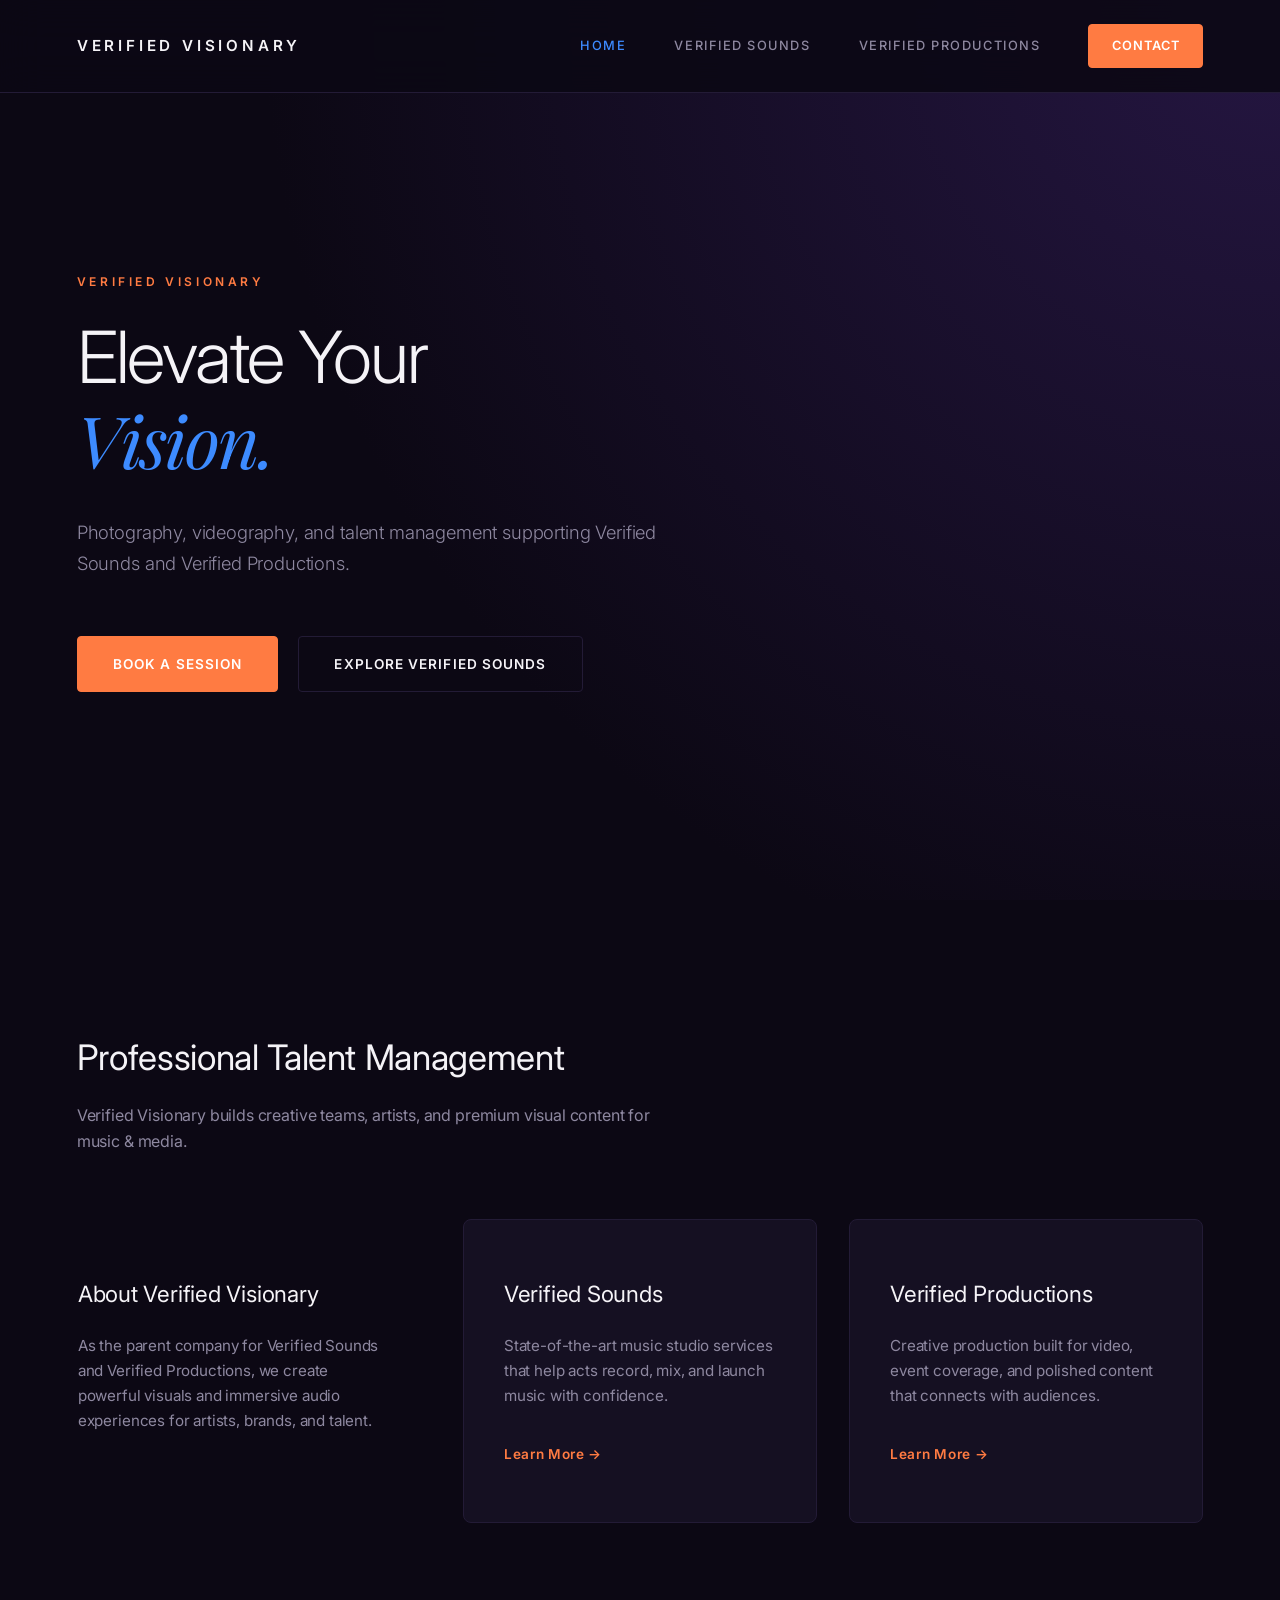
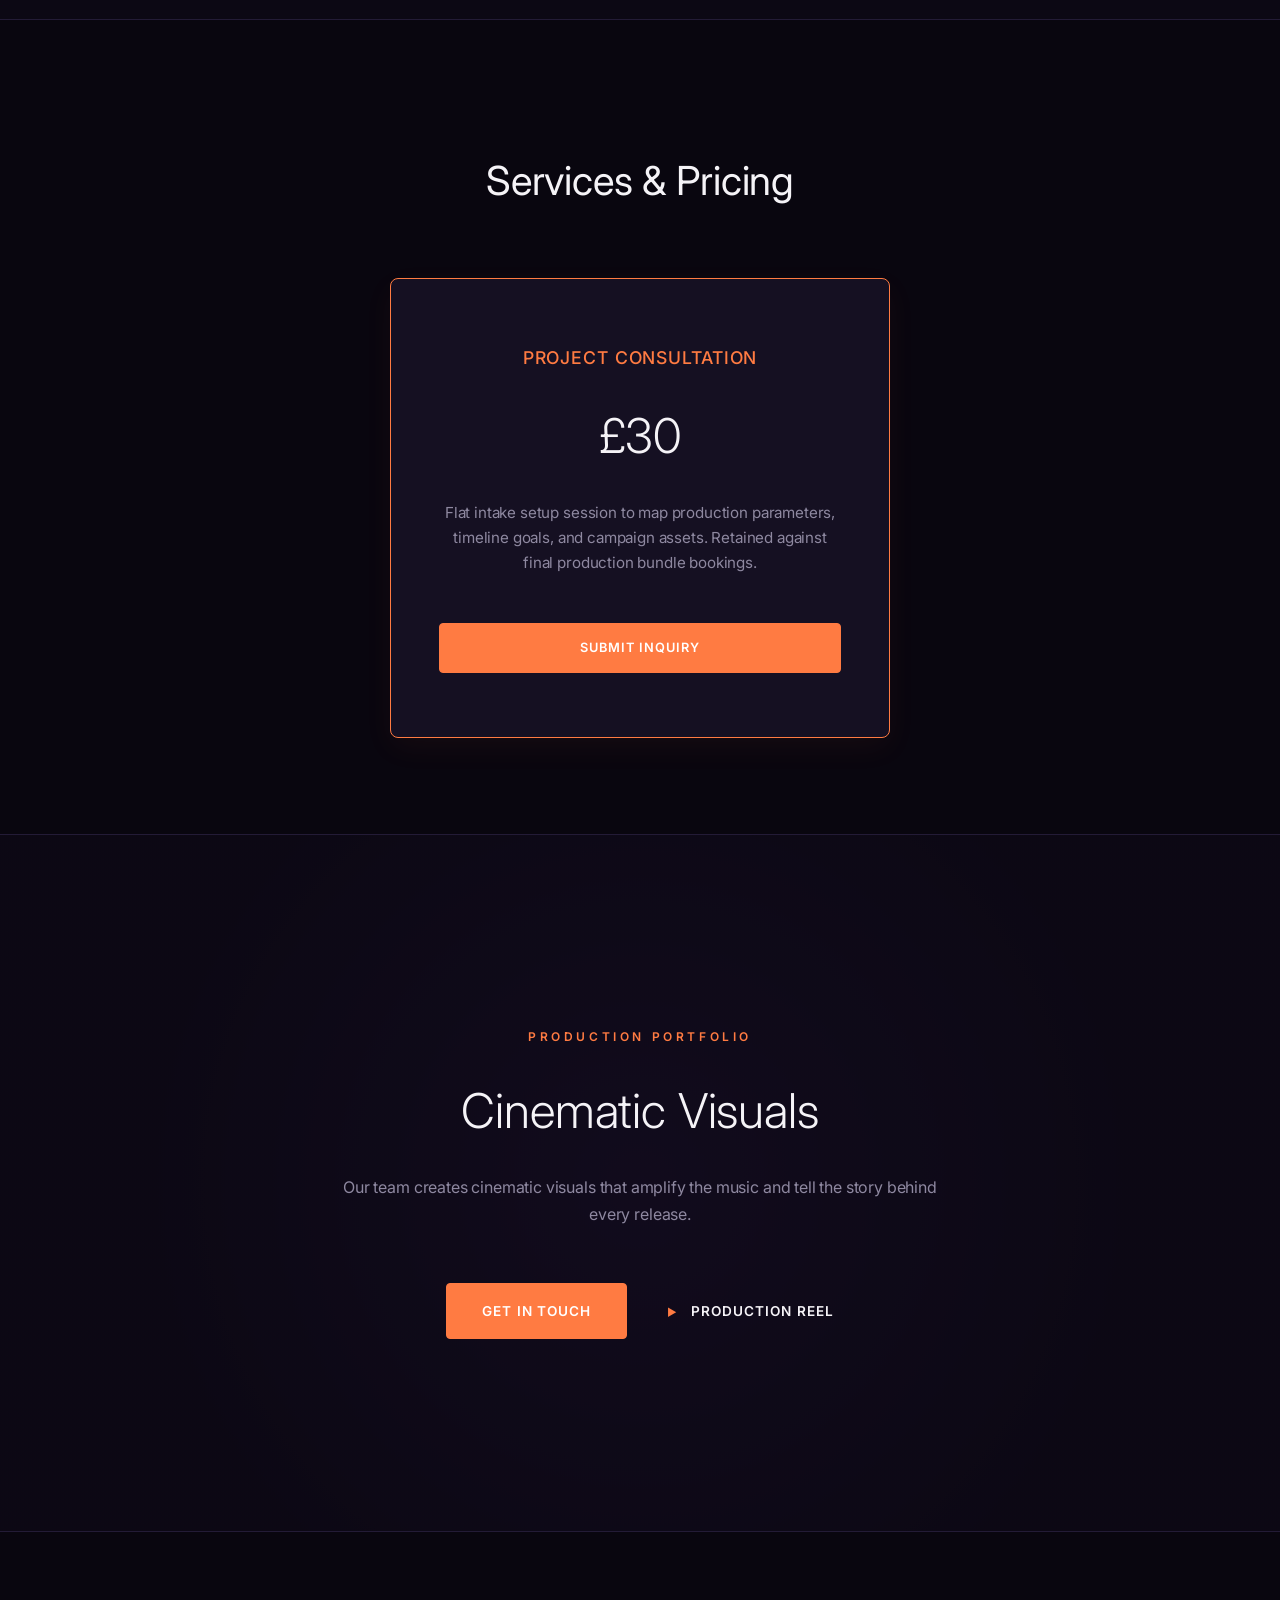
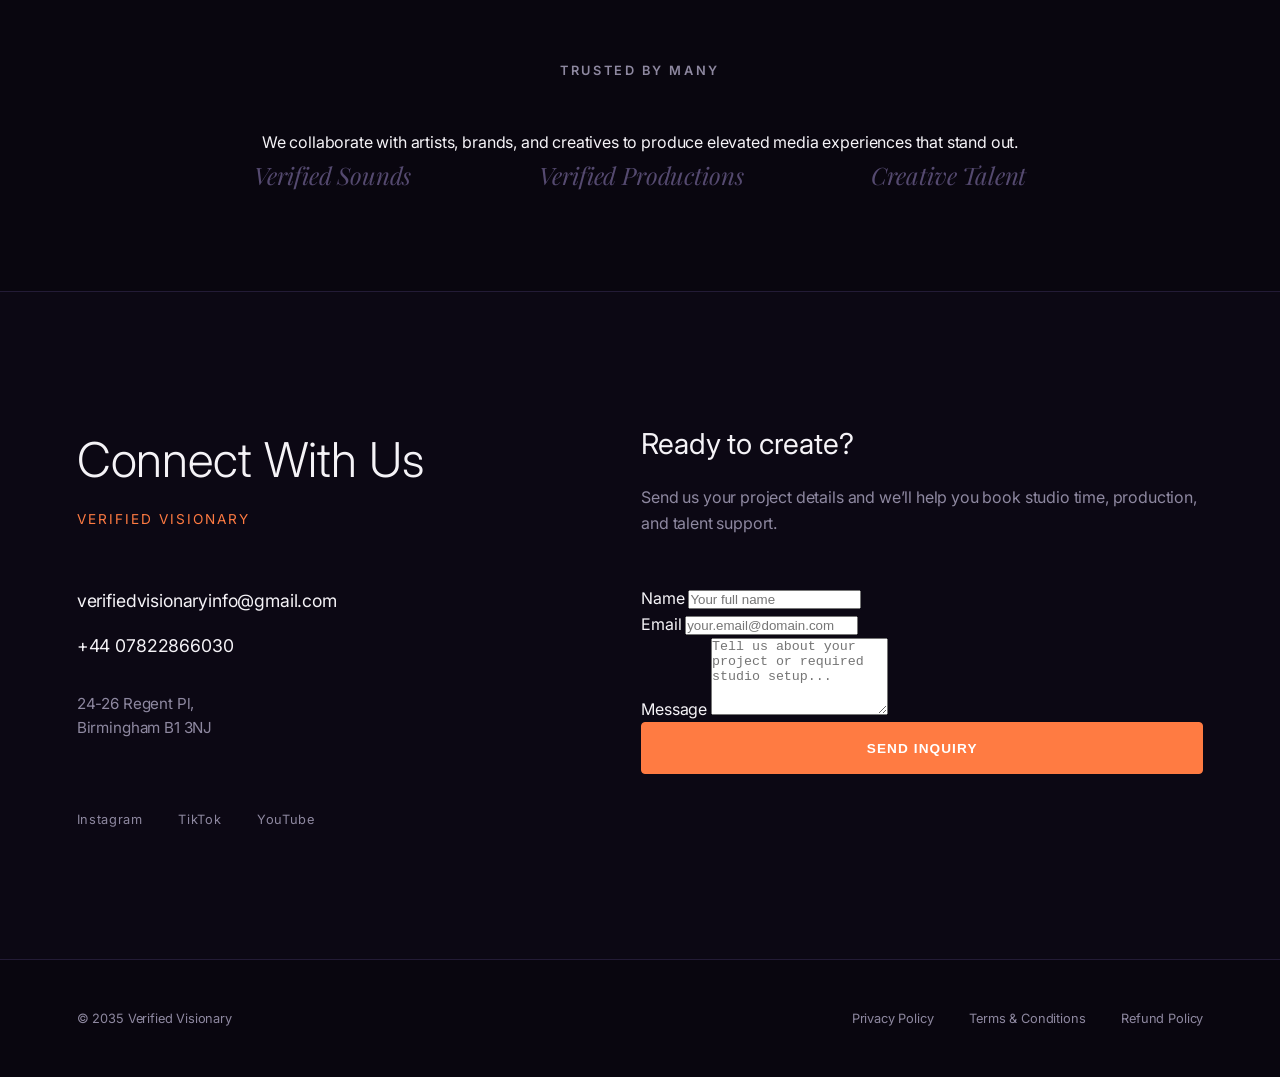
<file: index.html>
<!DOCTYPE html>
<html lang="en">
<head>
    <meta charset="UTF-8">
    <meta name="viewport" content="width=device-width, initial-scale=1.0">
    <title>Verified Visionary | Home</title>
    <link rel="stylesheet" href="style.css">
    <!-- Premium Font Families -->
    <link rel="preconnect" href="https://fonts.googleapis.com">
    <link rel="preconnect" href="https://fonts.gstatic.com" crossorigin>
    <link href="https://fonts.googleapis.com/css2?family=Inter:wght@300;400;500;600&family=Playfair+Display:ital,wght@0,400;0,600;1,400&display=swap" rel="stylesheet">
</head>
<body>

    <!-- 1. NAVIGATION HEADER -->
    <header class="vv-header">
        <a href="index.html" class="vv-logo">VERIFIED VISIONARY</a>
        <nav class="vv-nav">
            <a href="index.html" class="active">Home</a>
            <a href="verifiedsounds.html">Verified Sounds</a>
            <a href="verifiedproductions.html">Verified Productions</a>
            <a href="#contact" class="btn-cta">Contact</a>
        </nav>
    </header>

    <!-- 2. CINEMATIC HERO SECTION -->
    <section class="vv-hero-section">
        <div class="hero-container">
            <span class="vv-badge">VERIFIED VISIONARY</span>
            <h1 class="hero-title">Elevate Your <br><span class="serif-italic">Vision.</span></h1>
            <p class="section-subtitle">Photography, videography, and talent management supporting Verified Sounds and Verified Productions.</p>
            <div class="hero-actions">
                <a href="#contact" class="btn-primary">Book a Session</a>
                <a href="verifiedsounds.html" class="btn-secondary">Explore Verified Sounds</a>
            </div>
        </div>
    </section>

    <!-- 3. BRAND ECOSYSTEM OVERVIEW -->
    <section class="vv-brand-intro">
        <div class="section-container">
            <div class="intro-header">
                <h2>Professional Talent Management</h2>
                <p>Verified Visionary builds creative teams, artists, and premium visual content for music & media.</p>
            </div>
            
            <div class="brand-cards-grid">
                <!-- Parent Identity -->
                <div class="brand-card main-hub">
                    <h3>About Verified Visionary</h3>
                    <p>As the parent company for Verified Sounds and Verified Productions, we create powerful visuals and immersive audio experiences for artists, brands, and talent.</p>
                </div>
                <!-- Sounds Segment -->
                <div class="brand-card">
                    <h3>Verified Sounds</h3>
                    <p>State-of-the-art music studio services that help acts record, mix, and launch music with confidence.</p>
                    <a href="portfolio.html" class="text-link">Learn More &rarr;</a>
                </div>
                <!-- Productions Segment -->
                <div class="brand-card">
                    <h3>Verified Productions</h3>
                    <p>Creative production built for video, event coverage, and polished content that connects with audiences.</p>
                    <a href="services.html" class="text-link">Learn More &rarr;</a>
                </div>
            </div>
        </div>
    </section>

    <!-- 4. FLAT CONSULTATION PRICING MENU -->
    <section class="vv-services-section">
        <div class="section-container">
            <h2 class="center-title">Services & Pricing</h2>
            <div class="pricing-grid" style="display: flex; justify-content: center;">
                <!-- Unified Strategy Consultation Card -->
                <div class="price-card highlighted" style="max-width: 500px; width: 100%;">
                    <h4>Project Consultation</h4>
                    <div class="amount">£30</div>
                    <p>Flat intake setup session to map production parameters, timeline goals, and campaign assets. Retained against final production bundle bookings.</p>
                    <a href="#contact" class="btn-card-action">Submit Inquiry</a>
                </div>
            </div>
        </div>
    </section>

    <!-- Visual Showreel Callout -->
    <section class="vv-showreel-section">
        <span class="vv-badge">Production Portfolio</span>
        <h2>Cinematic Visuals</h2>
        <p>Our team creates cinematic visuals that amplify the music and tell the story behind every release.</p>
        <div class="showreel-actions">
            <a href="./index.html#contact" class="btn-primary">Get in Touch</a>
            <a href="#" class="btn-play"><span class="play-icon">▶</span> Production Reel</a>
        </div>
    </section>

    <!-- 6. TRUST FOOTPRINT -->
    <section class="vv-trust-strip">
        <div class="section-container">
            <h3>Trusted by Many</h3>
            <p>We collaborate with artists, brands, and creatives to produce elevated media experiences that stand out.</p>
            <div class="trust-pillars">
                <span>Verified Sounds</span>
                <span>Verified Productions</span>
                <span>Creative Talent</span>
            </div>
        </div>
    </section>

    <!-- 7. CONTACT PLATFORM & FORM -->
    <section id="contact" class="vv-contact-section">
        <div class="contact-container">
            <div class="contact-meta">
                <h2>Connect With Us</h2>
                <p class="brand-subtext">Verified Visionary</p>
                <div class="meta-details">
                    <p><a href="mailto:verifiedvisionaryinfo@gmail.com">verifiedvisionaryinfo@gmail.com</a></p>
                    <p><a href="tel:+447822866030">+44 07822866030</a></p>
                    <p class="address">24-26 Regent Pl,<br>Birmingham B1 3NJ</p>
                </div>
               
                <div class="social-channels">
                    <a href="https://www.instagram.com/verifiedvisionary" target="_blank" rel="noopener noreferrer">Instagram</a>
                    <a href="https://www.tiktok.com/@verifiedvisionary?_r=1&_t=ZN-97WSDnv1A94" target="_blank" rel="noopener noreferrer">TikTok</a>
                    <a href="https://youtube.com/@theverifiedhq?si=wNM0OSSIGO5YE8xq" target="_blank" rel="noopener noreferrer">YouTube</a>
                </div>
            </div>
            
            <div class="contact-form-wrapper">
                <h3>Ready to create?</h3>
                <p>Send us your project details and we’ll help you book studio time, production, and talent support.</p>
                
                <!-- Clean Native HTML Submission Endpoint -->
                <form action="https://formspree.io/f/xlgybjay" method="POST">
                    <div class="form-group">
                        <label for="name">Name</label>
                        <input type="text" id="name" name="name" required placeholder="Your full name">
                    </div>
                    <div class="form-group">
                        <label for="email">Email</label>
                        <input type="email" id="email" name="email" required placeholder="your.email@domain.com">
                    </div>
                    <div class="form-group">
                        <label for="message">Message</label>
                        <textarea id="message" name="message" rows="5" required placeholder="Tell us about your project or required studio setup..."></textarea>
                    </div>
                    <button type="submit" class="btn-submit">Send Inquiry</button>
                </form>
            </div>
        </div>
    </section>

    <!-- 8. CORPORATE FOOTER -->
    <footer class="vv-footer">
        <div class="footer-container">
            <p>&copy; 2035 Verified Visionary</p>
            <div class="footer-policies">
                <a href="#">Privacy Policy</a>
                <a href="#">Terms & Conditions</a>
                <a href="#">Refund Policy</a>
            </div>
        </div>
    </footer>

</body>
</html>
</file>
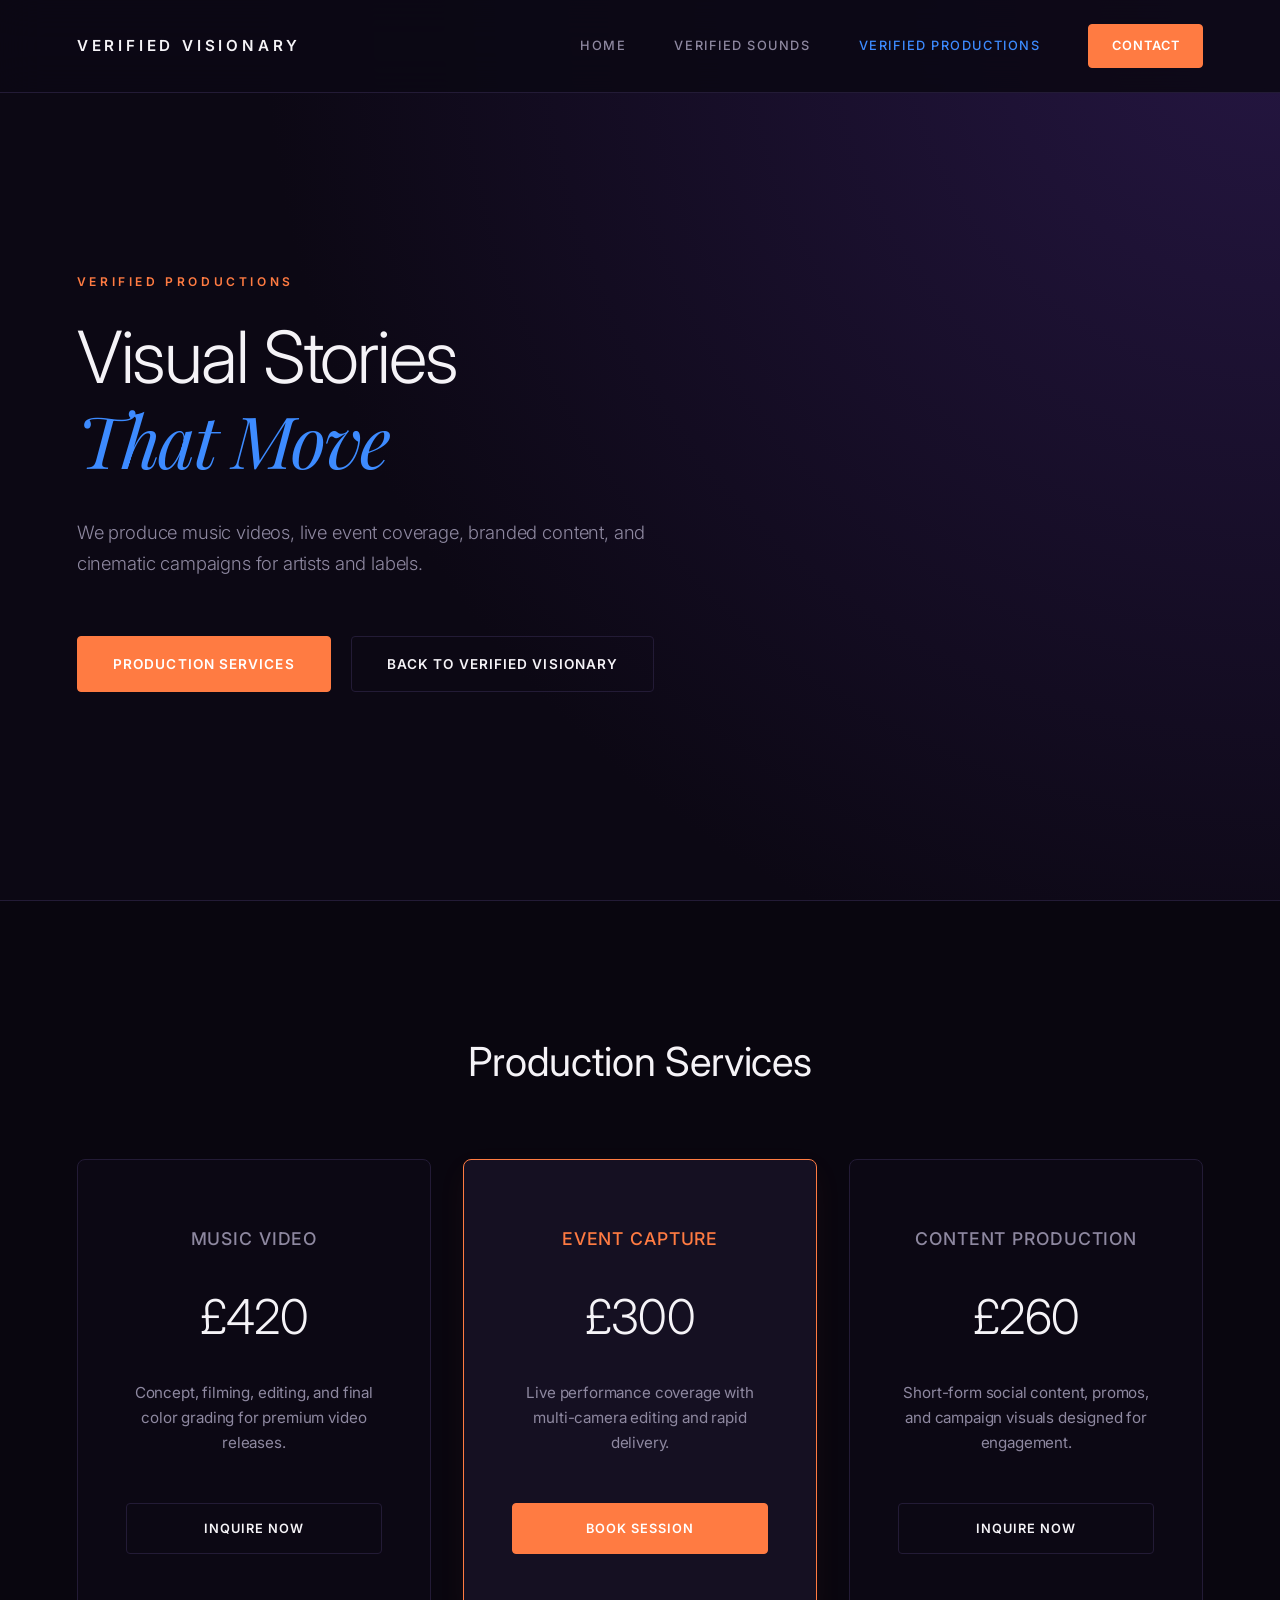
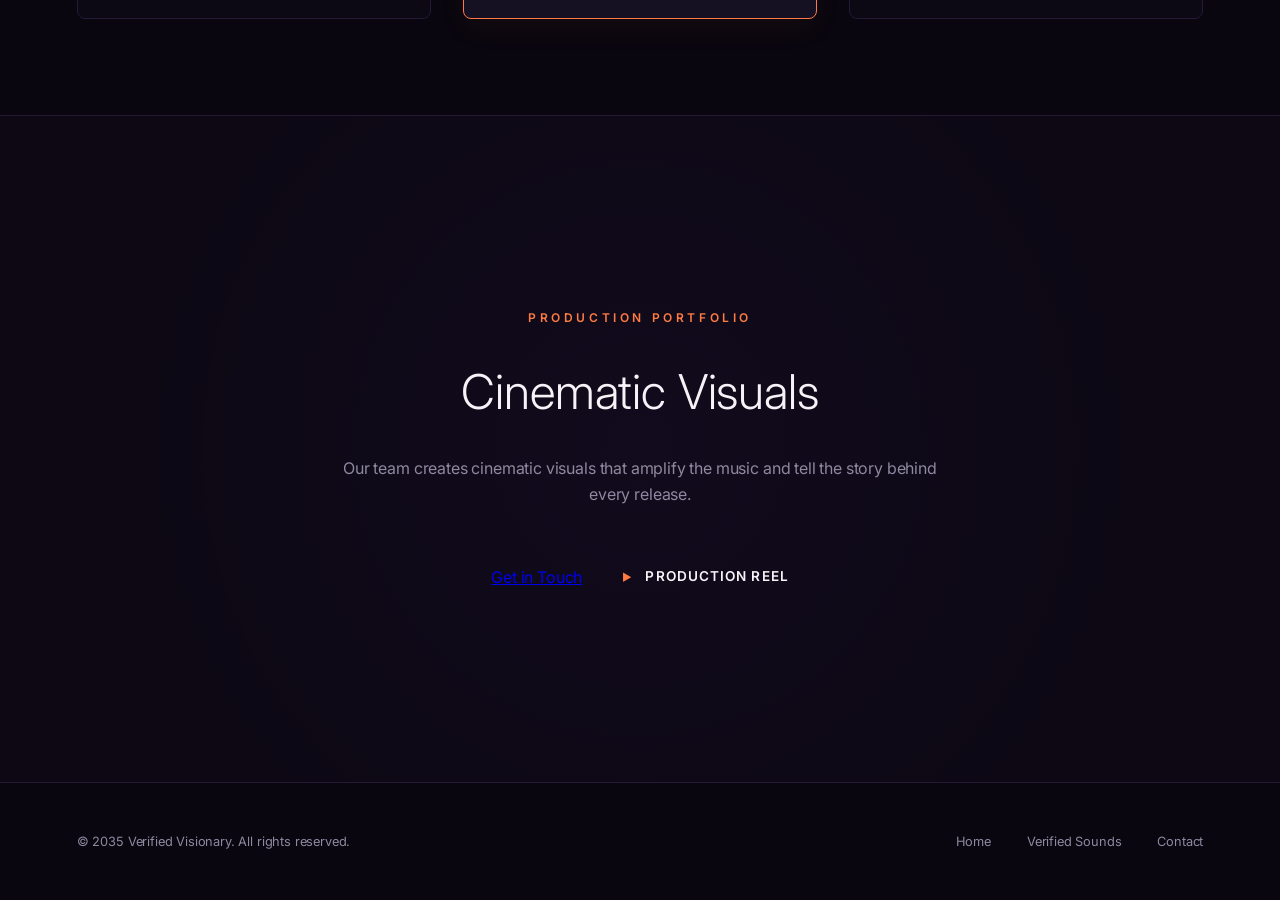
<file: verifiedproductions.html>
<!DOCTYPE html>
<html lang="en">
<head>
    <meta charset="UTF-8">
    <meta name="viewport" content="width=device-width, initial-scale=1.0">
    <title>Verified Productions | Visual Stories That Move</title>
    <link rel="stylesheet" href="style.css">
    <!-- Google Fonts for crisp typography -->
    <link rel="preconnect" href="https://fonts.googleapis.com">
    <link rel="preconnect" href="https://fonts.gstatic.com" crossorigin>
    <link href="https://fonts.googleapis.com/css2?family=Inter:wght@300;400;500;600&family=Playfair+Display:ital,wght@1,400&display=swap" rel="stylesheet">
</head>
<body>

    <!-- Fixed Header & Navigation -->
    <header class="vv-header">
        <a href="index.html" class="vv-logo">VERIFIED VISIONARY</a>
        <nav class="vv-nav">
            <a href="index.html">Home</a>
            <a href="verifiedsounds.html">Verified Sounds</a>
            <a href="verifiedproductions.html" class="active">Verified Productions</a>
            <a href="index.html#contact" class="btn-cta">Contact</a>
        </nav>
    </header>

    <!-- Cinematic Hero Block -->
    <section class="vv-hero-section">
        <div class="hero-container">
            <span class="vv-badge">Verified Productions</span>
            <h1 class="hero-title">Visual Stories <br><span class="serif-italic">That Move</span></h1>
            <p class="section-subtitle">We produce music videos, live event coverage, branded content, and cinematic campaigns for artists and labels.</p>
            <div class="hero-actions">
                <a href="#services" class="btn-primary">Production Services</a>
                <a href="index.html" class="btn-secondary">Back to Verified Visionary</a>
            </div>
        </div>
    </section>

    <!-- Services & Tiered Pricing Menu -->
    <section id="services" class="vv-services-section section-container">
        <h2 class="center-title">Production Services</h2>
        <div class="pricing-grid">
            
            <!-- Service Tier 1 -->
            <div class="price-card">
                <h4>Music Video</h4>
                <div class="amount">£420</div>
                <p>Concept, filming, editing, and final color grading for premium video releases.</p>
                <a href="index.html#contact" class="btn-card-action">Inquire Now</a>
            </div>

            <!-- Service Tier 2 (Highlighted) -->
            <div class="price-card highlighted">
                <h4>Event Capture</h4>
                <div class="amount">£300</div>
                <p>Live performance coverage with multi-camera editing and rapid delivery.</p>
                <a href="index.html#contact" class="btn-card-action">Book Session</a>
            </div>

            <!-- Service Tier 3 -->
            <div class="price-card">
                <h4>Content Production</h4>
                <div class="amount">£260</div>
                <p>Short-form social content, promos, and campaign visuals designed for engagement.</p>
                <a href="index.html#contact" class="btn-card-action">Inquire Now</a>
            </div>

        </div>
    </section>

    <!-- Visual Showreel Callout -->
    <section class="vv-showreel-section">
        <span class="vv-badge">Production Portfolio</span>
        <h2>Cinematic Visuals</h2>
        <p>Our team creates cinematic visuals that amplify the music and tell the story behind every release.</p>
        <div class="showreel-actions">
            <a href="index.html#contact" class="btn-cta">Get in Touch</a>
            <a href="#" class="btn-play"><span class="play-icon">▶</span> Production Reel</a>
        </div>
    </section>

    <!-- Minimal Corporate Footer -->
    <footer class="vv-footer">
        <div class="footer-container">
            <p>&copy; 2035 Verified Visionary. All rights reserved.</p>
            <div class="footer-policies">
                <a href="index.html">Home</a>
                <a href="verifiedsounds.html">Verified Sounds</a>
                <a href="index.html#contact">Contact</a>
            </div>
        </div>
    </footer>

</body>
</html>
</file>
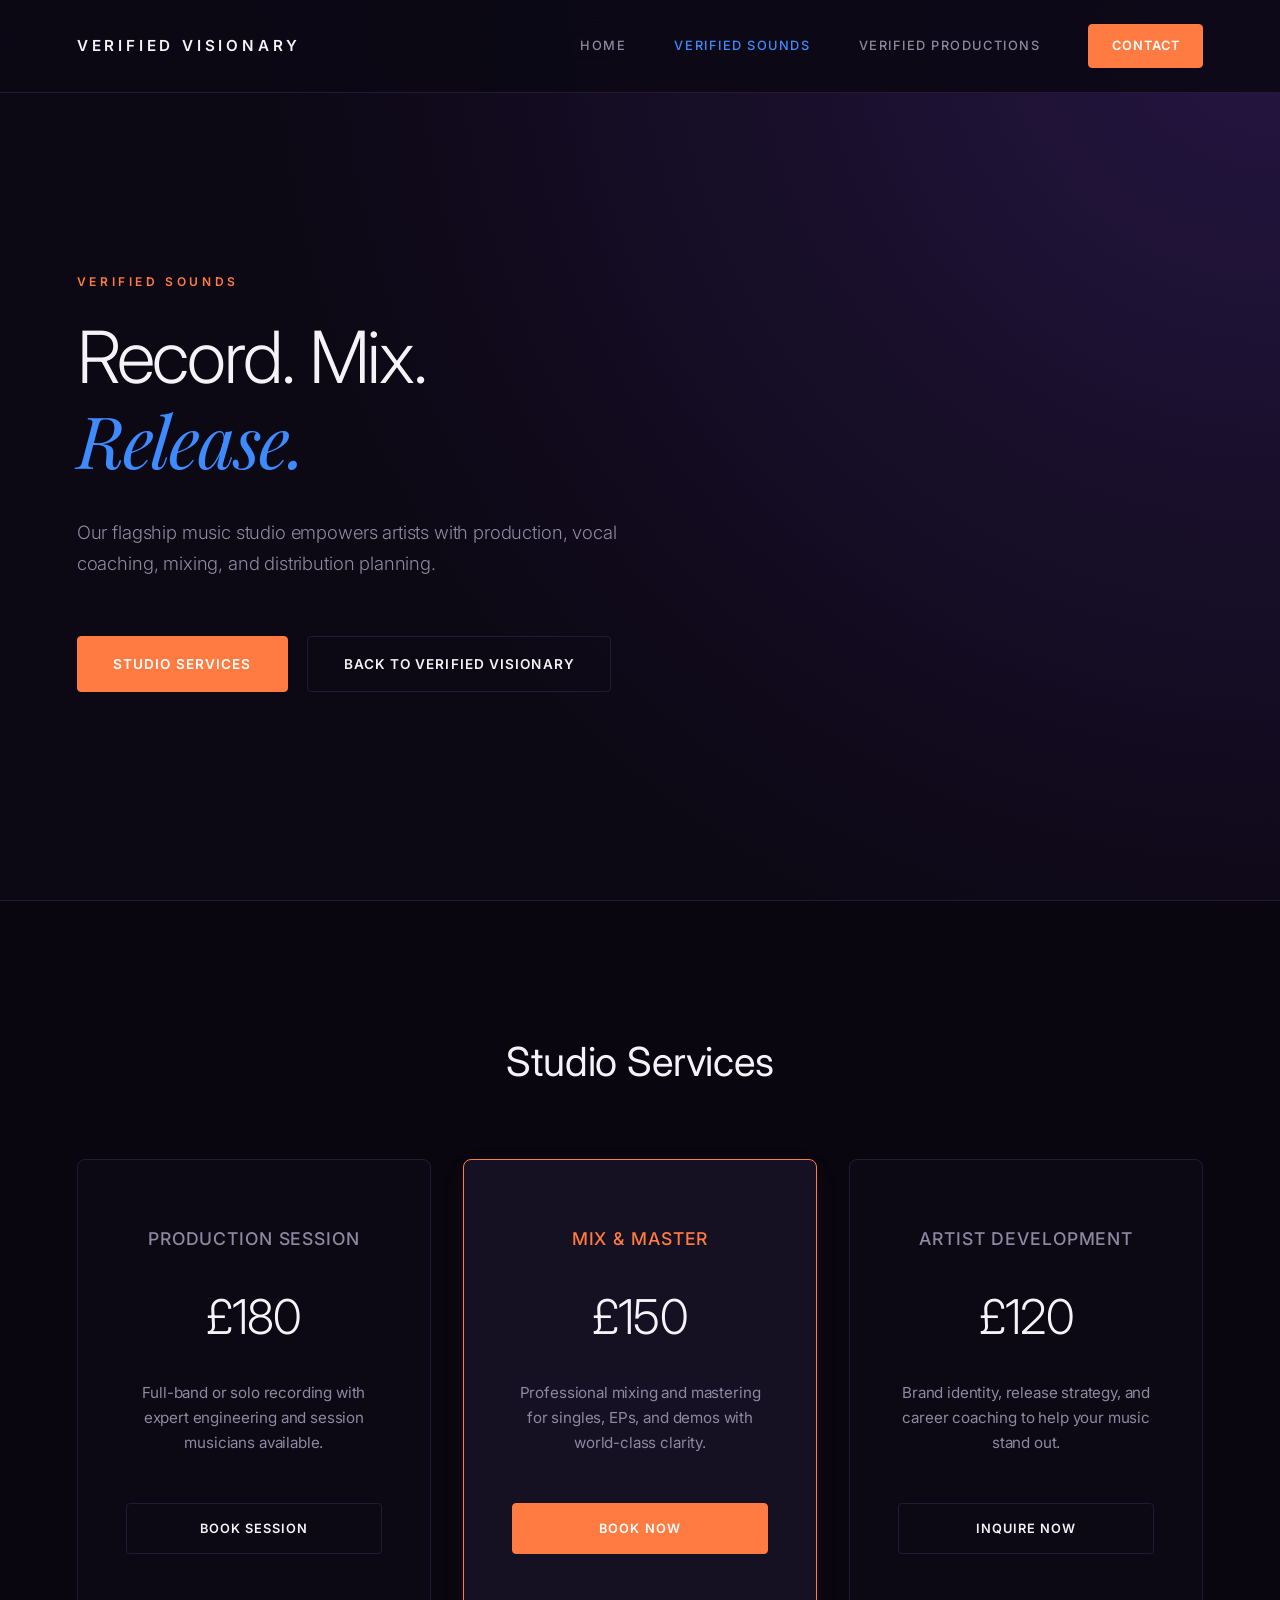
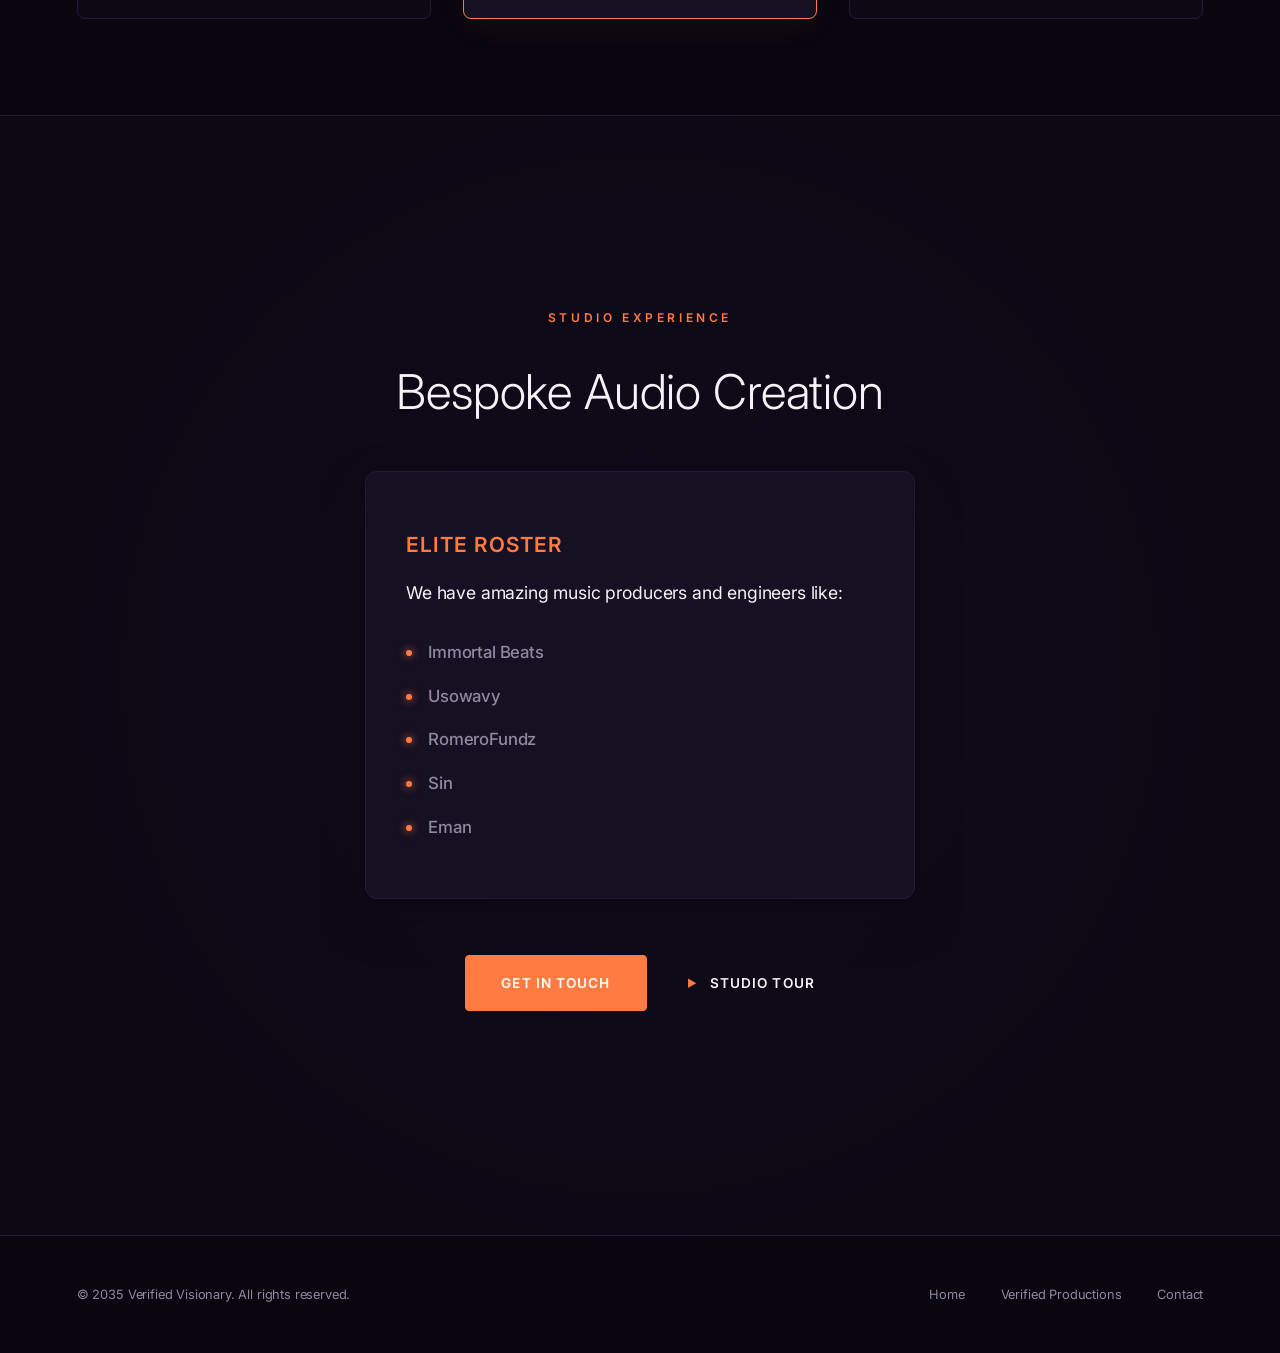
<file: verifiedsounds.html>
<!DOCTYPE html>
<html lang="en">
<head>
    <meta charset="UTF-8">
    <meta name="viewport" content="width=device-width, initial-scale=1.0">
    <title>Verified Sounds | Record. Mix. Release.</title>
    <link rel="stylesheet" href="style.css">
    <!-- Google Fonts for crisp typography -->
    <link rel="preconnect" href="https://fonts.googleapis.com">
    <link rel="preconnect" href="https://fonts.gstatic.com" crossorigin>
    <link href="https://fonts.googleapis.com/css2?family=Inter:wght@300;400;500;600&family=Playfair+Display:ital,wght@1,400&display=swap" rel="stylesheet">
</head>
<body>

    <!-- Fixed Header & Navigation -->
    <header class="vv-header">
        <a href="index.html" class="vv-logo">VERIFIED VISIONARY</a>
        <nav class="vv-nav">
            <a href="index.html">Home</a>
            <a href="verifiedsounds.html" class="active">Verified Sounds</a>
            <a href="verifiedproductions.html">Verified Productions</a>
            <a href="./index.html#contact" class="btn-cta">Contact</a>
        </nav>
    </header>

    <!-- Cinematic Hero Block -->
    <section class="vv-hero-section">
        <div class="hero-container">
            <span class="vv-badge">Verified Sounds</span>
            <h1 class="hero-title">Record. Mix. <br><span class="serif-italic">Release.</span></h1>
            <p class="section-subtitle">Our flagship music studio empowers artists with production, vocal coaching, mixing, and distribution planning.</p>
            <div class="hero-actions">
                <a href="#services" class="btn-primary">Studio Services</a>
                <a href="index.html" class="btn-secondary">Back to Verified Visionary</a>
            </div>
        </div>
    </section>

    <!-- Services & Tiered Pricing Menu -->
    <section id="services" class="vv-services-section section-container">
        <h2 class="center-title">Studio Services</h2>
        <div class="pricing-grid">
            
            <!-- Service Tier 1 -->
            <div class="price-card">
                <h4>Production Session</h4>
                <div class="amount">£180</div>
                <p>Full-band or solo recording with expert engineering and session musicians available.</p>
                <a href="./index.html#contact" class="btn-card-action">Book Session</a>
            </div>

            <!-- Service Tier 2 (Highlighted) -->
            <div class="price-card highlighted">
                <h4>Mix & Master</h4>
                <div class="amount">£150</div>
                <p>Professional mixing and mastering for singles, EPs, and demos with world-class clarity.</p>
                <a href="./index.html#contact" class="btn-card-action">Book Now</a>
            </div>

            <!-- Service Tier 3 -->
            <div class="price-card">
                <h4>Artist Development</h4>
                <div class="amount">£120</div>
                <p>Brand identity, release strategy, and career coaching to help your music stand out.</p>
                <a href="./index.html#contact" class="btn-card-action">Inquire Now</a>
            </div>

        </div>
    </section>

   <!-- Studio Experience - Responsive Roster Card Layout -->
    <section class="vv-showreel-section">
        <div class="section-container card-section-tweak">
            <span class="vv-badge">Studio Experience</span>
            <h2>Bespoke Audio Creation</h2>
            
            <!-- The Responsive Profile Card Component -->
            <div class="roster-profile-card">
                <div class="card-body-content">
                    <h3>Elite Roster</h3>
                    <p>We have amazing music producers and engineers like:</p>
                    
                    <ul class="roster-bullet-list">
                        <li>Immortal Beats</li>
                        <li>Usowavy</li>
                        <li>RomeroFundz</li>
                        <li>Sin</li>
                        <li>Eman</li>
                    </ul>
                </div>
            </div>

            <div class="showreel-actions">
                <a href="./index.html#contact" class="btn-primary">Get in Touch</a>
                <a href="#" class="btn-play"><span class="play-icon">▶</span> Studio Tour</a>
            </div>
        </div>
    </section>

    <!-- Minimal Corporate Footer -->
    <footer class="vv-footer">
        <div class="footer-container">
            <p>&copy; 2035 Verified Visionary. All rights reserved.</p>
            <div class="footer-policies">
                <a href="index.html">Home</a>
                <a href="verifiedproductions.html">Verified Productions</a>
                <a href="./index.html#contact">Contact</a>
            </div>
        </div>
    </footer>

</body>
</html>
</file>
<file: style.css>
/* ==========================================================================
   VERIFIED VISIONARY - TWILIGHT NEON STYLE ARCHITECTURE (PURPLE, ORANGE, BLUE)
   ========================================================================= */

:root {
    /* Rich Twilight Palette */
    --bg-main: #0c0814;          /* Deep obsidian midnight-purple */
    --bg-card: #151022;          /* Subtle charcoal-purple for cards */
    --text-primary: #f5f3f7;     /* Soft ice-white for crisp reading text */
    --text-muted: #8e88a0;       /* Muted lavender-slate for subtitles */
    --accent-orange: #ff7b42;    /* Vivid sunset orange for high-contrast highlights */
    --accent-blue: #3d8bff;      /* Vibrant electric blue for secondary links/hovers */
    --border-subtle: #231b36;    /* Distinct deep purple-blue borders */
    
    /* Typography Rules */
    --font-sans: 'Inter', -apple-system, BlinkMacSystemFont, sans-serif;
    --font-serif: 'Playfair Display', Georgia, serif;
}

/* 1. Global Structural Reset */
* {
    margin: 0;
    padding: 0;
    box-sizing: border-box;
    scroll-behavior: smooth;
}

body {
    background-color: var(--bg-main);
    color: var(--text-primary);
    font-family: var(--font-sans);
    line-height: 1.65;
    -webkit-font-smoothing: antialiased;
    letter-spacing: -0.01em;
}

/* 2. Fixed Header & Navigation */
.vv-header {
    position: fixed;
    top: 0;
    left: 0;
    width: 100%;
    display: flex;
    justify-content: space-between;
    align-items: center;
    padding: 1.5rem 6%;
    background-color: rgba(12, 8, 20, 0.9);
    backdrop-filter: blur(20px);
    border-bottom: 1px solid var(--border-subtle);
    z-index: 1000;
}

.vv-logo {
    font-size: 0.95rem;
    font-weight: 600;
    letter-spacing: 0.25em;
    color: var(--text-primary);
    text-decoration: none;
    transition: color 0.3s ease;
}

.vv-logo:hover {
    color: var(--accent-orange);
}

.vv-nav {
    display: flex;
    align-items: center;
}

.vv-nav a {
    color: var(--text-muted);
    text-decoration: none;
    font-size: 0.8rem;
    font-weight: 500;
    letter-spacing: 0.12em;
    margin-left: 3rem;
    text-transform: uppercase;
    transition: color 0.3s ease;
}

.vv-nav a:hover, 
.vv-nav a.active {
    color: var(--accent-blue);
}

.vv-nav a.btn-cta {
    color: #ffffff;
    background-color: var(--accent-orange);
    padding: 0.65rem 1.4rem;
    border: 1px solid var(--accent-orange);
    font-weight: 600;
    letter-spacing: 0.08em;
    border-radius: 4px;
    transition: all 0.3s cubic-bezier(0.25, 1, 0.5, 1);
}

.vv-nav a.btn-cta:hover {
    background-color: transparent;
    color: var(--accent-orange);
}

/* 3. Reusable Utility Containers */
.section-container {
    max-width: 1300px;
    margin: 0 auto;
    padding: 8rem 6% 6rem 6%;
}

.vv-badge {
    font-size: 0.75rem;
    font-weight: 600;
    letter-spacing: 0.3em;
    color: var(--accent-orange);
    display: block;
    margin-bottom: 1.5rem;
    text-transform: uppercase;
}

.hero-title {
    font-size: 4.5rem;
    font-weight: 300;
    line-height: 1.15;
    letter-spacing: -0.03em;
    margin-bottom: 2rem;
}

.serif-italic {
    font-family: var(--font-serif);
    font-style: italic;
    font-weight: 400;
    color: var(--accent-blue);
}

.section-subtitle {
    font-size: 1.15rem;
    color: var(--text-muted);
    font-weight: 300;
    max-width: 580px;
    line-height: 1.7;
}

/* Button UI Components */
.btn-primary {
    display: inline-block;
    background-color: var(--accent-orange);
    color: #ffffff;
    text-decoration: none;
    padding: 1rem 2.2rem;
    font-size: 0.85rem;
    font-weight: 600;
    letter-spacing: 0.08em;
    text-transform: uppercase;
    border: 1px solid var(--accent-orange);
    transition: all 0.3s ease;
    border-radius: 4px;
}

.btn-primary:hover {
    background-color: transparent;
    color: var(--accent-orange);
}

.btn-secondary {
    display: inline-block;
    color: var(--text-primary);
    text-decoration: none;
    padding: 1rem 2.2rem;
    font-size: 0.85rem;
    font-weight: 600;
    letter-spacing: 0.08em;
    text-transform: uppercase;
    border: 1px solid var(--border-subtle);
    margin-left: 1rem;
    transition: all 0.3s ease;
    border-radius: 4px;
}

.btn-secondary:hover {
    border-color: var(--accent-blue);
    color: var(--accent-blue);
}

/* 4. Cinematic Hero Block */
.vv-hero-section {
    min-height: 100vh;
    display: flex;
    align-items: center;
    padding-top: 4rem;
    background: radial-gradient(circle at top right, #251642 0%, var(--bg-main) 65%);
}

.hero-container {
    max-width: 1300px;
    margin: 0 auto;
    padding: 0 6%;
    width: 100%;
}

.hero-actions {
    margin-top: 3.5rem;
}

/* 5. Brand Ecosystem Layout */
.vv-brand-intro .intro-header h2 {
    font-size: 2.2rem;
    font-weight: 400;
    letter-spacing: -0.01em;
    margin-bottom: 1rem;
}

.vv-brand-intro .intro-header p {
    color: var(--text-muted);
    max-width: 600px;
    margin-bottom: 4rem;
}

.brand-cards-grid {
    display: grid;
    grid-template-columns: repeat(3, 1fr);
    gap: 2rem;
}

.brand-card {
    background-color: var(--bg-card);
    border: 1px solid var(--border-subtle);
    padding: 3.5rem 2.5rem;
    border-radius: 8px;
    transition: transform 0.3s ease, border-color 0.3s ease, box-shadow 0.3s ease;
}

.brand-card:hover {
    border-color: var(--accent-blue);
    transform: translateY(-4px);
    box-shadow: 0 10px 30px rgba(61, 139, 255, 0.1);
}

.brand-card.main-hub {
    background-color: transparent;
    border-color: transparent;
    padding-left: 0;
    box-shadow: none;
    transform: none;
}

.brand-card h3 {
    font-size: 1.4rem;
    font-weight: 400;
    margin-bottom: 1.25rem;
    letter-spacing: -0.01em;
}

.brand-card p {
    color: var(--text-muted);
    font-size: 0.95rem;
    margin-bottom: 2rem;
}

.text-link {
    color: var(--accent-orange);
    text-decoration: none;
    font-size: 0.85rem;
    font-weight: 600;
    letter-spacing: 0.05em;
    transition: color 0.3s ease;
}

.text-link:hover {
    color: var(--accent-blue);
}

/* 6. Services & Tiered Pricing Menu */
.vv-services-section {
    background-color: #09060f;
    border-top: 1px solid var(--border-subtle);
    border-bottom: 1px solid var(--border-subtle);
}

.center-title {
    text-align: center;
    font-size: 2.5rem;
    font-weight: 400;
    margin-bottom: 4rem;
}

.pricing-grid {
    display: grid;
    grid-template-columns: repeat(3, 1fr);
    gap: 2rem;
}

.price-card {
    background-color: var(--bg-main);
    border: 1px solid var(--border-subtle);
    padding: 4rem 3rem;
    text-align: center;
    border-radius: 8px;
    transition: all 0.3s ease;
}

.price-card.highlighted {
    border-color: var(--accent-orange);
    background-color: var(--bg-card);
    box-shadow: 0 10px 30px rgba(255, 123, 66, 0.05);
}

.price-card h4 {
    font-size: 1.1rem;
    font-weight: 500;
    letter-spacing: 0.05em;
    text-transform: uppercase;
    color: var(--text-muted);
    margin-bottom: 1.5rem;
}

.price-card.highlighted h4 {
    color: var(--accent-orange);
}

.price-card .amount {
    font-size: 3rem;
    font-weight: 300;
    letter-spacing: -0.02em;
    color: var(--text-primary);
    margin-bottom: 1.5rem;
}

.price-card p {
    color: var(--text-muted);
    font-size: 0.95rem;
    margin-bottom: 3rem;
    min-height: 50px;
}

.btn-card-action {
    display: block;
    border: 1px solid var(--border-subtle);
    color: var(--text-primary);
    text-decoration: none;
    padding: 0.85rem;
    font-size: 0.8rem;
    font-weight: 600;
    letter-spacing: 0.08em;
    text-transform: uppercase;
    transition: all 0.3s ease;
    border-radius: 4px;
}

.price-card:hover .btn-card-action,
.price-card.highlighted .btn-card-action {
    background-color: var(--accent-orange);
    color: #ffffff;
    border-color: var(--accent-orange);
}

/* 7. Visual Showreel Callout */
.vv-showreel-section {
    padding: 12rem 6%;
    text-align: center;
    background: linear-gradient(rgba(12,8,20,0.85), rgba(12,8,20,0.85)), radial-gradient(circle at center, #2e1c4e 0%, #0c0814 70%);
}

.vv-showreel-section h2 {
    font-size: 3rem;
    font-weight: 300;
    margin-bottom: 1.5rem;
}

.vv-showreel-section p {
    color: var(--text-muted);
    max-width: 600px;
    margin: 0 auto 3.5rem auto;
}

.showreel-actions {
    display: flex;
    justify-content: center;
    align-items: center;
}

.btn-play {
    color: var(--text-primary);
    text-decoration: none;
    margin-left: 2.5rem;
    font-size: 0.85rem;
    font-weight: 600;
    letter-spacing: 0.08em;
    text-transform: uppercase;
    transition: color 0.3s ease;
}

.btn-play:hover {
    color: var(--accent-blue);
}

.play-icon {
    font-size: 0.65rem;
    margin-right: 0.5rem;
    vertical-align: middle;
    color: var(--accent-orange);
}

/* 8. Trust Footprint Matrix */
.vv-trust-strip {
    border-top: 1px solid var(--border-subtle);
    border-bottom: 1px solid var(--border-subtle);
    text-align: center;
    background-color: #09060f;
}

.vv-trust-strip h3 {
    font-size: 0.8rem;
    font-weight: 600;
    letter-spacing: 0.2em;
    text-transform: uppercase;
    color: var(--text-muted);
    margin-bottom: 3rem;
}

.trust-pillars {
    display: flex;
    justify-content: space-around;
    max-width: 900px;
    margin: 0 auto;
}

.trust-pillars span {
    font-family: var(--font-serif);
    font-style: italic;
    font-size: 1.5rem;
    color: #554a70; /* Radiant purple-slate */
}

/* 9. Contact Architecture & Custom Forms */
.vv-contact-section {
    background-color: var(--bg-main);
}

.contact-container {
    max-width: 1300px;
    margin: 0 auto;
    padding: 8rem 6%;
    display: grid;
    grid-template-columns: 1fr 1.2fr;
    gap: 6rem;
}

.contact-meta h2 {
    font-size: 3rem;
    font-weight: 300;
    margin-bottom: 0.5rem;
}

.brand-subtext {
    font-size: 0.85rem;
    letter-spacing: 0.15em;
    text-transform: uppercase;
    color: var(--accent-orange);
    margin-bottom: 3.5rem;
}

.meta-details p {
    margin-bottom: 1rem;
    font-size: 1.1rem;
}

.meta-details a {
    color: var(--text-primary);
    text-decoration: none;
    border-bottom: 1px solid transparent;
    transition: all 0.3s ease;
}

.meta-details a:hover {
    color: var(--accent-blue);
    border-color: var(--accent-blue);
}

.meta-details .address {
    color: var(--text-muted);
    font-size: 0.95rem;
    line-height: 1.6;
    margin-top: 2rem;
}

.social-channels {
    margin-top: 4rem;
}

.social-channels a {
    color: var(--text-muted);
    text-decoration: none;
    font-size: 0.8rem;
    letter-spacing: 0.05em;
    margin-right: 2rem;
    transition: color 0.3s ease;
}

.social-channels a:hover {
    color: var(--accent-orange);
}

/* Custom Contact Forms Input Fields */
.contact-form-wrapper h3 {
    font-size: 1.8rem;
    font-weight: 400;
    margin-bottom: 1rem;
}

.contact-form-wrapper p {
    color: var(--text-muted);
    margin-bottom: 3rem;
}

.vv-form .form-group {
    margin-bottom: 2rem;
}

.vv-form label {
    display: block;
    font-size: 0.75rem;
    font-weight: 600;
    text-transform: uppercase;
    letter-spacing: 0.1em;
    color: var(--text-muted);
    margin-bottom: 0.75rem;
}

.vv-form input, 
.vv-form textarea {
    width: 100%;
    background-color: var(--bg-card);
    border: 1px solid var(--border-subtle);
    padding: 1.1rem;
    color: var(--text-primary);
    font-family: var(--font-sans);
    font-size: 0.95rem;
    border-radius: 6px;
    transition: border-color 0.3s ease;
}

.vv-form input:focus, 
.vv-form textarea:focus {
    outline: none;
    border-color: var(--accent-blue);
}

.btn-submit {
    width: 100%;
    background-color: var(--accent-orange);
    color: #ffffff;
    border: 1px solid var(--accent-orange);
    padding: 1.1rem;
    font-size: 0.85rem;
    font-weight: 600;
    letter-spacing: 0.08em;
    text-transform: uppercase;
    cursor: pointer;
    border-radius: 4px;
    transition: all 0.3s ease;
}

.btn-submit:hover {
    background-color: transparent;
    color: var(--accent-orange);
}

/* 10. Minimal Corporate Footer */
.vv-footer {
    border-top: 1px solid var(--border-subtle);
    background-color: #09060f;
    padding: 3rem 6%;
}

.footer-container {
    max-width: 1300px;
    margin: 0 auto;
    display: flex;
    justify-content: space-between;
    align-items: center;
    color: var(--text-muted);
    font-size: 0.8rem;
}

.footer-policies a {
    color: var(--text-muted);
    text-decoration: none;
    margin-left: 2rem;
    transition: color 0.3s ease;
}

.footer-policies a:hover {
    color: var(--accent-blue);
}

/* Responsive Structural Scales */
@media (max-width: 1024px) {
    .brand-cards-grid, .pricing-grid { grid-template-columns: 1fr; gap: 3rem; }
    .brand-card.main-hub { padding-left: 2.5rem; }
    .contact-container { grid-template-columns: 1fr; gap: 5rem; }
    .hero-title { font-size: 3.5rem; }
}

@media (max-width: 768px) {
    .vv-header { padding: 1.25rem 6%; }
    .vv-nav a { display: none; }
    .vv-nav a.btn-cta { display: inline-block; }
    .hero-title { font-size: 2.8rem; }
    .btn-primary, .btn-secondary { display: block; width: 100%; text-align: center; margin-left: 0; margin-bottom: 1rem; }
    .showreel-actions { flex-direction: column; }
    .btn-play { margin-left: 0; margin-top: 1.5rem; }
    .trust-pillars { flex-direction: column; gap: 1.5rem; }
    .footer-container { flex-direction: column; gap: 1.5rem; text-align: center; }
    .footer-policies a { margin: 0 1rem; }
}
/* ==========================================================================
   RESPONSIVE ROSTER CARD RULES
   ========================================================================== */

.card-section-tweak {
    padding-top: 0 !important;
    padding-bottom: 2rem !important;
}

.roster-profile-card {
    background-color: var(--bg-card);
    border: 1px solid var(--border-subtle);
    max-width: 550px;
    margin: 2.5rem auto 3.5rem auto;
    padding: 3.5rem 2.5rem;
    border-radius: 12px;
    text-align: left; /* Elegant left-aligned text inside card */
    box-shadow: 0 20px 40px rgba(12, 8, 20, 0.5);
    transition: border-color 0.3s ease, transform 0.3s ease;
}

.roster-profile-card:hover {
    border-color: var(--accent-blue);
    transform: translateY(-2px);
}

.roster-profile-card h3 {
    font-size: 1.3rem;
    font-weight: 600;
    letter-spacing: 0.05em;
    text-transform: uppercase;
    color: var(--accent-orange);
    margin-bottom: 1rem;
}

.roster-profile-card p {
    color: var(--text-primary) !important;
    font-size: 1.1rem;
    font-weight: 400;
    margin-bottom: 2rem !important;
    max-width: 100% !important;
}

/* Bullet Configuration */
.roster-bullet-list {
    list-style: none;
    padding: 0;
    display: flex;
    flex-direction: column;
    gap: 1rem;
}

.roster-bullet-list li {
    font-family: var(--font-sans);
    font-size: 1.05rem;
    color: var(--text-muted);
    font-weight: 500;
    display: flex;
    align-items: center;
    transition: color 0.2s ease;
}

.roster-bullet-list li:hover {
    color: var(--text-primary);
}

/* Sunset Orange Bullet Point Core */
.roster-bullet-list li::before {
    content: "";
    display: inline-block;
    width: 6px;
    height: 6px;
    background-color: var(--accent-orange);
    border-radius: 50%;
    margin-right: 1rem;
    flex-shrink: 0;
    box-shadow: 0 0 8px var(--accent-orange);
}

/* Mobile Responsiveness Viewports */
@media (max-width: 600px) {
    .roster-profile-card {
        padding: 2.5rem 1.75rem;
        margin-left: 1rem;
        margin-right: 1rem;
    }
    .roster-profile-card p {
        font-size: 1rem;
    }
}
</file>
